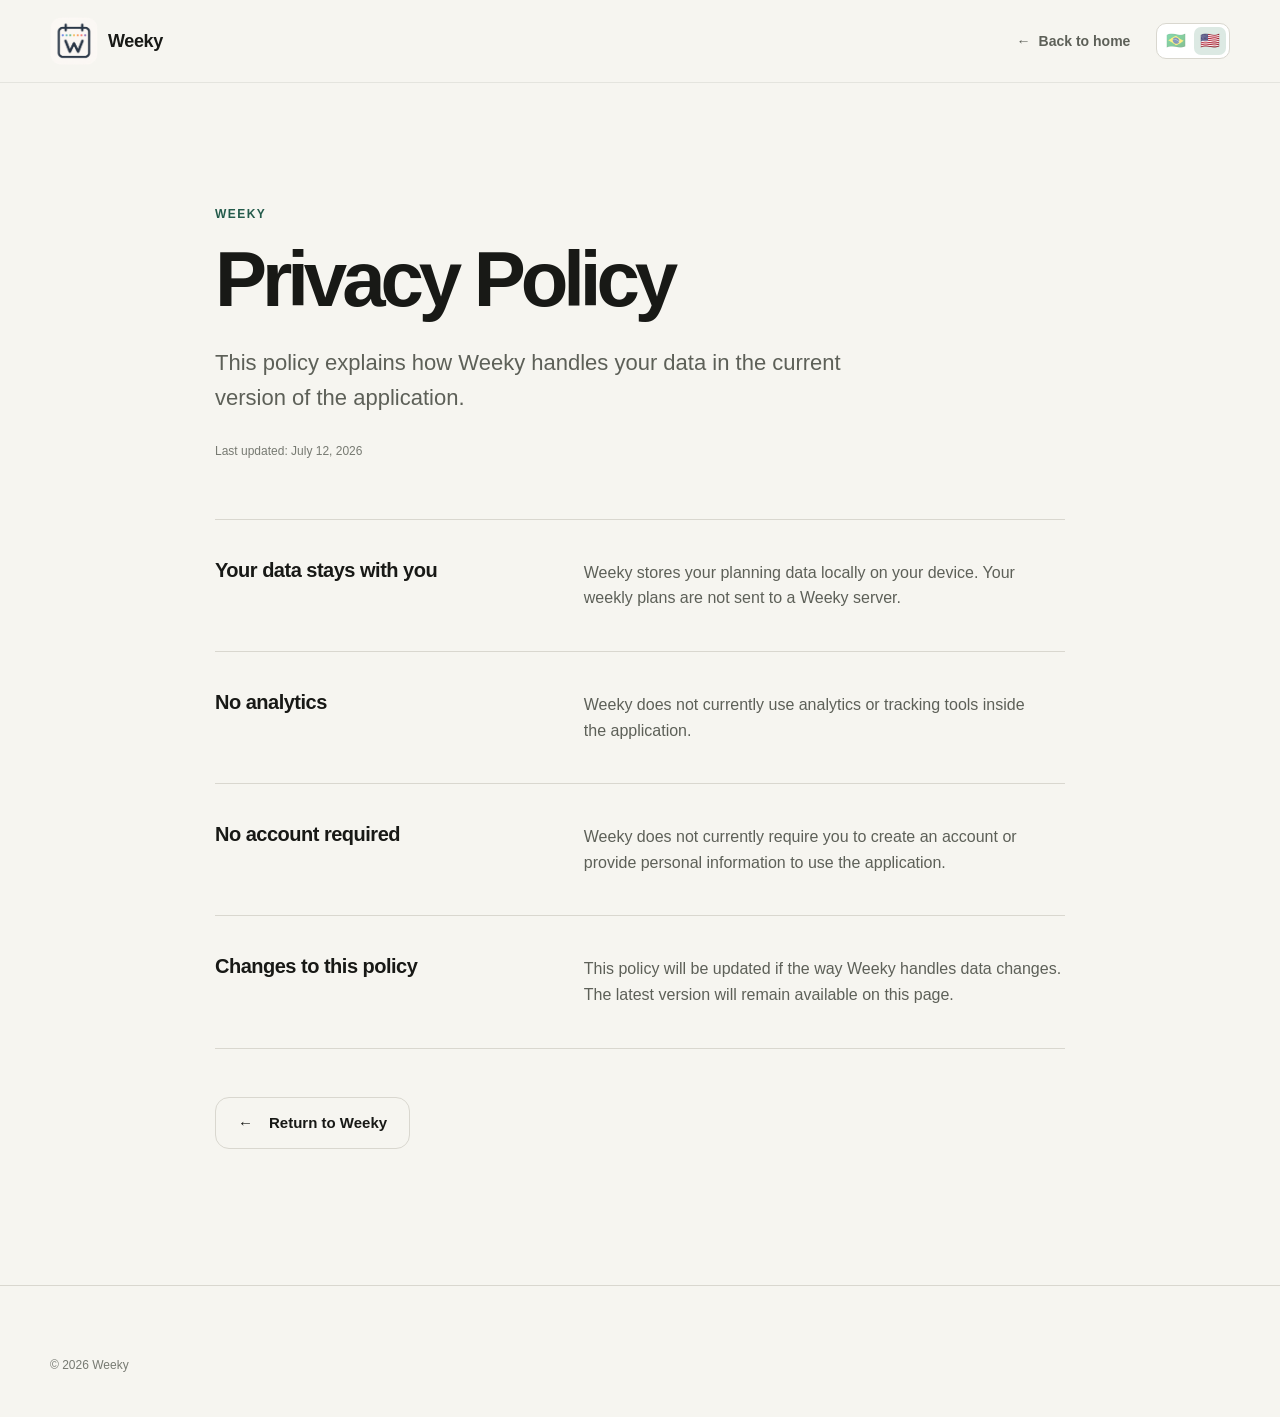
<file: privacy.html>
<!doctype html>
<html lang="pt-BR">
  <head>
    <meta charset="utf-8" />
    <meta name="viewport" content="width=device-width, initial-scale=1" />
    <meta name="description" content="Política de Privacidade do Weeky, um planejador semanal para desktop." data-i18n="privacy.metaDescription" data-i18n-attr="content" />
    <meta name="theme-color" content="#f6f5f0" />
    <link rel="canonical" href="https://plooliveira.github.io/week-app/privacy.html" />
    <meta property="og:type" content="website" />
    <meta property="og:locale" content="pt_BR" />
    <meta property="og:site_name" content="Weeky" />
    <meta property="og:title" content="Política de Privacidade | Weeky" />
    <meta property="og:description" content="Política de Privacidade do Weeky, um planejador semanal para desktop." />
    <meta property="og:url" content="https://plooliveira.github.io/week-app/privacy.html" />
    <meta property="og:image" content="https://plooliveira.github.io/week-app/assets/screenshots/screenshot1.png" />
    <meta property="og:image:width" content="1004" />
    <meta property="og:image:height" content="768" />
    <meta property="og:image:alt" content="Captura de tela do planejador semanal Weeky" />
    <meta name="twitter:card" content="summary_large_image" />
    <meta name="twitter:title" content="Política de Privacidade | Weeky" />
    <meta name="twitter:description" content="Política de Privacidade do Weeky, um planejador semanal para desktop." />
    <meta name="twitter:image" content="https://plooliveira.github.io/week-app/assets/screenshots/screenshot1.png" />
    <meta name="twitter:image:alt" content="Captura de tela do planejador semanal Weeky" />
    <link rel="icon" href="./assets/brand/weeky-icon.png" type="image/png" />
    <link rel="apple-touch-icon" href="./assets/brand/weeky-icon.png" />
    <link rel="stylesheet" href="./styles.css" />
    <title data-i18n="privacy.title">Política de Privacidade | Weeky</title>
  </head>
  <body data-page="privacy">
    <a class="skip-link" href="#main-content" data-i18n="common.skipToContent">Pular para o conteúdo</a>

    <header class="site-header">
      <div class="container header-inner">
        <a class="brand" href="./" aria-label="Página inicial do Weeky" data-i18n="common.homeLabel" data-i18n-attr="aria-label">
          <img class="brand-mark" src="./assets/brand/weeky-icon.png" alt="" />
          <span>Weeky</span>
        </a>
        <div class="header-actions">
          <a class="back-link" href="./">
            <span aria-hidden="true">←</span>
            <span data-i18n="common.backToHome">Voltar ao início</span>
          </a>
          <div class="language-switcher" role="group" aria-label="Selecionar idioma" data-i18n="common.languageSelector" data-i18n-attr="aria-label">
            <button class="language-button" type="button" data-language="pt-BR" aria-label="Português (Brasil)" title="Português (Brasil)">🇧🇷</button>
            <button class="language-button" type="button" data-language="en" aria-label="English" title="English">🇺🇸</button>
          </div>
        </div>
      </div>
    </header>

    <main id="main-content" class="privacy-main">
      <article class="container privacy-article">
        <header class="privacy-header">
          <p class="eyebrow">Weeky</p>
          <h1 data-i18n="privacy.heading">Política de Privacidade</h1>
          <p class="privacy-intro" data-i18n="privacy.intro">
            Esta política explica como o Weeky trata seus dados na versão atual do
            aplicativo.
          </p>
          <p class="last-updated" data-i18n="privacy.lastUpdated">Última atualização: 12 de julho de 2026</p>
        </header>

        <div class="privacy-content">
          <section aria-labelledby="local-data-title">
            <h2 id="local-data-title" data-i18n="privacy.localTitle">Seus dados ficam com você</h2>
            <p data-i18n="privacy.localDescription">
              O Weeky armazena seus dados de planejamento localmente no seu dispositivo.
              Seus planos semanais não são enviados para um servidor do Weeky.
            </p>
          </section>

          <section aria-labelledby="analytics-title">
            <h2 id="analytics-title" data-i18n="privacy.analyticsTitle">Sem rastreamento</h2>
            <p data-i18n="privacy.analyticsDescription">
              O Weeky não usa ferramentas de análise ou rastreamento dentro do aplicativo.
            </p>
          </section>

          <section aria-labelledby="accounts-title">
            <h2 id="accounts-title" data-i18n="privacy.accountsTitle">Use sem criar uma conta</h2>
            <p data-i18n="privacy.accountsDescription">
              O Weeky não exige uma conta nem informações pessoais para que você possa usar
              o aplicativo.
            </p>
          </section>

          <section aria-labelledby="changes-title">
            <h2 id="changes-title" data-i18n="privacy.changesTitle">Alterações nesta política</h2>
            <p data-i18n="privacy.changesDescription">
              Esta política será atualizada caso a forma como o Weeky lida com dados mude.
              A versão mais recente continuará disponível nesta página.
            </p>
          </section>
        </div>

        <a class="button button-secondary" href="./">
          <span aria-hidden="true">←</span>
          <span data-i18n="privacy.returnToWeeky">Voltar ao Weeky</span>
        </a>
      </article>
    </main>

    <footer class="site-footer privacy-footer">
      <div class="container footer-inner">
        <p class="copyright">© <time datetime="2026">2026</time> Weeky</p>
      </div>
    </footer>
    <script src="./i18n.js" defer></script>
  </body>
</html>
</file>
<file: styles.css>
:root {
  color-scheme: light;
  --background: #f6f5f0;
  --surface: #ffffff;
  --surface-muted: #eeece5;
  --ink: #181916;
  --ink-soft: #5d6058;
  --line: #d9d7cf;
  --accent: #245b4b;
  --accent-strong: #19473a;
  --accent-soft: #dce9e3;
  --sand: #e7c999;
  --blue: #9dbbc3;
  --radius-sm: 12px;
  --radius-md: 22px;
  --radius-lg: 32px;
  --shadow: 0 30px 80px rgb(35 39 32 / 12%);
  --max-width: 1180px;
}

*,
*::before,
*::after {
  box-sizing: border-box;
}

html {
  scroll-behavior: smooth;
}

body {
  margin: 0;
  min-width: 320px;
  background: var(--background);
  color: var(--ink);
  font-family: -apple-system, BlinkMacSystemFont, "SF Pro Display", "Segoe UI", sans-serif;
  font-size: 16px;
  line-height: 1.6;
  -webkit-font-smoothing: antialiased;
}

a {
  color: inherit;
}

.skip-link {
  position: fixed;
  top: 12px;
  left: 12px;
  z-index: 100;
  padding: 10px 14px;
  border-radius: 8px;
  background: var(--ink);
  color: #fff;
  font-weight: 700;
  text-decoration: none;
  transform: translateY(-150%);
  transition: transform 160ms ease;
}

.skip-link:focus {
  transform: translateY(0);
}

:focus-visible {
  outline: 3px solid #3c806a;
  outline-offset: 4px;
}

.container {
  width: min(calc(100% - 48px), var(--max-width));
  margin-inline: auto;
}

.site-header {
  position: relative;
  z-index: 10;
  border-bottom: 1px solid rgb(24 25 22 / 8%);
}

.header-inner {
  display: flex;
  align-items: center;
  justify-content: space-between;
  min-height: 82px;
}

.brand {
  display: inline-flex;
  align-items: center;
  gap: 10px;
  color: var(--ink);
  font-size: 18px;
  font-weight: 700;
  letter-spacing: -0.02em;
  text-decoration: none;
}

.brand-mark {
  display: block;
  width: 48px;
  height: 48px;
  border-radius: 10px;
  object-fit: contain;
}

.site-nav {
  display: flex;
  align-items: center;
  gap: clamp(20px, 3vw, 38px);
}

.header-actions {
  display: flex;
  align-items: center;
  gap: clamp(16px, 2vw, 28px);
}

.language-switcher {
  display: inline-flex;
  gap: 2px;
  padding: 3px;
  border: 1px solid var(--line);
  border-radius: 10px;
  background: var(--surface);
}

.language-button {
  width: 32px;
  height: 28px;
  padding: 0;
  border: 0;
  border-radius: 7px;
  background: transparent;
  cursor: pointer;
  font-size: 16px;
  line-height: 1;
  opacity: 0.48;
  transition: background-color 160ms ease, opacity 160ms ease;
}

.language-button:hover,
.language-button[aria-pressed="true"] {
  background: var(--accent-soft);
  opacity: 1;
}

.site-nav a,
.back-link,
.footer-links a {
  color: var(--ink-soft);
  font-size: 14px;
  font-weight: 600;
  text-decoration: none;
  transition: color 160ms ease;
}

.site-nav a:hover,
.back-link:hover,
.footer-links a:hover {
  color: var(--ink);
}

.hero {
  overflow: hidden;
  padding: clamp(74px, 10vw, 132px) 0 clamp(88px, 12vw, 148px);
}

.hero-grid {
  display: grid;
  grid-template-columns: minmax(0, 0.8fr) minmax(0, 1.2fr);
  gap: clamp(36px, 4vw, 56px);
  align-items: center;
}

.hero-copy {
  position: relative;
  z-index: 2;
}

.eyebrow {
  margin: 0 0 18px;
  color: var(--accent);
  font-size: 12px;
  font-weight: 800;
  letter-spacing: 0.12em;
  line-height: 1.2;
  text-transform: uppercase;
}

h1,
h2,
h3,
p {
  text-wrap: pretty;
}

h1,
h2,
h3 {
  margin-top: 0;
  line-height: 1.05;
}

h1 {
  max-width: 680px;
  margin-bottom: 26px;
  font-size: clamp(52px, 6.5vw, 82px);
  font-weight: 670;
  letter-spacing: -0.065em;
}

.hero-description {
  max-width: 510px;
  margin: 0;
  color: var(--ink-soft);
  font-size: clamp(18px, 2vw, 22px);
  line-height: 1.55;
}

.hero-actions {
  display: flex;
  flex-wrap: wrap;
  align-items: center;
  gap: 24px;
  margin-top: 38px;
}

.button {
  display: inline-flex;
  min-height: 52px;
  align-items: center;
  justify-content: center;
  gap: 16px;
  padding: 0 22px;
  border: 1px solid transparent;
  border-radius: 14px;
  font-size: 15px;
  font-weight: 700;
  text-decoration: none;
  transition:
    background-color 160ms ease,
    border-color 160ms ease,
    color 160ms ease,
    transform 160ms ease;
}

.button:hover {
  transform: translateY(-2px);
}

.button-primary {
  background: var(--ink);
  color: #fff;
  box-shadow: 0 14px 30px rgb(24 25 22 / 18%);
}

.button-primary:hover {
  background: var(--accent-strong);
}

.button-light {
  background: #fff;
  color: var(--ink);
}

.button-light:hover {
  background: var(--background);
}

.button-secondary {
  border-color: var(--line);
  background: transparent;
  color: var(--ink);
}

.button-secondary:hover {
  border-color: var(--ink-soft);
  background: var(--surface);
}

.button-arrow {
  font-size: 18px;
  line-height: 1;
}

.text-link {
  display: inline-flex;
  align-items: center;
  gap: 7px;
  color: var(--ink);
  font-size: 15px;
  font-weight: 700;
  text-decoration-line: underline;
  text-decoration-color: var(--line);
  text-decoration-thickness: 1px;
  text-underline-offset: 6px;
}

.text-link:hover {
  text-decoration-color: var(--ink);
}

.text-link[hidden] {
  display: none;
}

.product-preview {
  position: relative;
  width: 100%;
  max-width: 700px;
  margin: 0;
  justify-self: end;
  isolation: isolate;
}

.product-preview::before {
  position: absolute;
  inset: -7% -5% 10% 10%;
  border-radius: 50%;
  background: var(--accent-soft);
  content: "";
  filter: blur(10px);
  opacity: 0.52;
  transform: rotate(-4deg);
  z-index: -2;
}

.preview-window {
  position: relative;
  overflow: hidden;
  aspect-ratio: 1.37 / 1;
  border: 1px solid rgb(24 25 22 / 12%);
  border-radius: var(--radius-md);
  background: var(--surface);
  box-shadow: var(--shadow);
  transform: rotate(1.2deg);
}

.window-bar {
  display: grid;
  grid-template-columns: 1fr auto 1fr;
  align-items: center;
  height: 48px;
  padding: 0 18px;
  border-bottom: 1px solid #e7e6e1;
  background: #fafafa;
}

.window-controls {
  display: flex;
  gap: 7px;
}

.window-controls span {
  width: 10px;
  height: 10px;
  border: 1px solid #d7d6d1;
  border-radius: 50%;
  background: #ecebe7;
}

.window-title {
  color: #777970;
  font-size: 11px;
  font-weight: 700;
}

.preview-toolbar {
  display: grid;
  grid-template-columns: 1fr auto 1fr;
  align-items: end;
  min-height: 88px;
  padding: 22px 26px 16px;
}

.preview-kicker {
  color: #8d8f88;
  font-size: 8px;
  font-weight: 800;
  letter-spacing: 0.14em;
}

.preview-week {
  color: #292a26;
  font-size: 14px;
  font-weight: 700;
}

.preview-today {
  justify-self: end;
  padding: 4px 9px;
  border-radius: 99px;
  background: var(--accent-soft);
  color: var(--accent);
  font-size: 8px;
  font-weight: 800;
}

.preview-calendar {
  display: grid;
  height: calc(100% - 136px);
  grid-template-columns: 34px repeat(5, 1fr);
  margin: 0 22px 22px;
  border: 1px solid #e9e8e3;
  border-radius: 10px;
  background:
    repeating-linear-gradient(to bottom, transparent 0, transparent 19%, #eeede9 20%),
    #fcfcfb;
}

.time-rail,
.day-column {
  position: relative;
  display: grid;
  grid-template-rows: repeat(5, 1fr);
}

.time-rail {
  padding-top: 24px;
  color: #aaaca5;
  font-size: 7px;
  text-align: center;
}

.day-column {
  border-left: 1px solid #eeede9;
}

.day-column > span {
  position: absolute;
  top: 8px;
  width: 100%;
  color: #9b9d96;
  font-size: 7px;
  font-weight: 800;
  letter-spacing: 0.08em;
  text-align: center;
}

.day-column.is-today {
  background: rgb(36 91 75 / 3%);
}

.day-column.is-today > span {
  color: var(--accent);
}

.block {
  position: absolute;
  top: 28%;
  right: 8px;
  left: 8px;
  height: 24%;
  border-radius: 6px;
  background: var(--accent-soft);
}

.block-sand {
  top: 48%;
  background: #f0e2cb;
}

.block-dark {
  top: 21%;
  height: 35%;
  background: var(--accent);
}

.block-late {
  top: 60%;
  height: 20%;
}

.block-mid {
  top: 36%;
  height: 18%;
}

.product-preview figcaption {
  position: relative;
  display: flex;
  justify-content: space-between;
  gap: 20px;
  margin-top: 17px;
  color: #777a72;
  font-size: 11px;
}

.product-preview code {
  color: var(--ink-soft);
  font-family: "SFMono-Regular", Consolas, monospace;
  font-size: 10px;
}

.product-preview-image img,
.product-preview-image video {
  position: relative;
  display: block;
  width: 100%;
  aspect-ratio: 890 / 632;
  height: auto;
  object-fit: contain;
  border-radius: 18px;
  background: var(--surface);
  box-shadow: 0 24px 64px rgb(35 39 32 / 14%);
}

.product-preview-image img {
  border: 1px solid rgb(24 25 22 / 12%);
}

.product-preview-image video {
  clip-path: inset(0 round 18px);
  box-shadow: none;
}

.product-preview-image::after {
  position: absolute;
  z-index: -1;
  inset: 0;
  border-radius: 18px;
  box-shadow: 0 28px 52px rgb(35 39 32 / 28%);
  content: "";
}

.features {
  padding: clamp(84px, 11vw, 140px) 0;
  border-top: 1px solid var(--line);
  background: var(--surface);
}

.section-heading {
  max-width: 720px;
  margin-bottom: 72px;
}

.section-heading h2,
.final-cta h2 {
  max-width: 720px;
  margin-bottom: 0;
  font-size: clamp(38px, 5vw, 62px);
  font-weight: 650;
  letter-spacing: -0.05em;
}

.feature-grid {
  display: grid;
  grid-template-columns: repeat(2, 1fr);
  border-top: 1px solid var(--line);
  border-left: 1px solid var(--line);
}

.feature-card {
  min-height: 270px;
  padding: clamp(28px, 4vw, 48px);
  border-right: 1px solid var(--line);
  border-bottom: 1px solid var(--line);
}

.feature-number {
  display: block;
  margin-bottom: 48px;
  color: var(--accent);
  font-family: "SFMono-Regular", Consolas, monospace;
  font-size: 28px;
  font-weight: 700;
}

.feature-card h3 {
  max-width: 410px;
  margin-bottom: 14px;
  font-size: clamp(23px, 2.4vw, 32px);
  font-weight: 650;
  letter-spacing: -0.035em;
}

.feature-card p {
  max-width: 430px;
  margin: 0;
  color: var(--ink-soft);
  font-size: 15px;
}

.print-section {
  padding: clamp(76px, 9vw, 112px) 0;
}

.print-card {
  display: grid;
  grid-template-columns: minmax(0, 0.75fr) minmax(0, 1.25fr);
  min-height: 420px;
  align-items: center;
  border: 1px solid var(--line);
  border-radius: var(--radius-md);
  background: var(--surface);
  overflow: hidden;
}

.print-copy {
  padding: clamp(34px, 5vw, 64px);
}

.print-label {
  margin: 0 0 5px;
  color: var(--accent);
  font-size: 11px;
  font-weight: 800;
  letter-spacing: 0.1em;
  text-transform: uppercase;
}

.print-card h2 {
  margin-bottom: 0;
  font-size: clamp(25px, 3.2vw, 40px);
  font-weight: 650;
  letter-spacing: -0.04em;
}

.print-copy > p:last-child {
  max-width: 430px;
  margin: 20px 0 0;
  color: var(--ink-soft);
}

.print-preview {
  position: relative;
  align-self: stretch;
  margin: 0;
  overflow: hidden;
}

.print-preview img {
  display: block;
  width: 132%;
  max-width: none;
  height: 100%;
  object-fit: cover;
  object-position: left center;
  mask-image: linear-gradient(
    to right,
    #000 0 18%,
    rgb(0 0 0 / 88%) 38%,
    rgb(0 0 0 / 35%) 58%,
    rgb(0 0 0 / 8%) 75%,
    transparent 84%
  );
  -webkit-mask-image: linear-gradient(
    to right,
    #000 0 18%,
    rgb(0 0 0 / 88%) 38%,
    rgb(0 0 0 / 35%) 58%,
    rgb(0 0 0 / 8%) 75%,
    transparent 84%
  );
}

.print-preview::after {
  position: absolute;
  inset: 0;
  background: linear-gradient(
    to right,
    transparent 18%,
    rgb(24 25 22 / 8%) 50%,
    rgb(24 25 22 / 34%) 100%
  );
  content: "";
  mask-image: linear-gradient(
    to right,
    #000 0 24%,
    rgb(0 0 0 / 88%) 50%,
    rgb(0 0 0 / 35%) 76%,
    rgb(0 0 0 / 8%) 99%,
    transparent 100%
  );
  -webkit-mask-image: linear-gradient(
    to right,
    #000 0 24%,
    rgb(0 0 0 / 88%) 50%,
    rgb(0 0 0 / 35%) 76%,
    rgb(0 0 0 / 8%) 99%,
    transparent 100%
  );
  pointer-events: none;
}

.final-cta {
  margin: 0 24px;
  border-radius: var(--radius-lg);
  background: var(--accent-strong);
  color: #fff;
}

.final-cta-inner {
  display: flex;
  align-items: end;
  justify-content: space-between;
  gap: 48px;
  min-height: 360px;
  padding-block: clamp(58px, 8vw, 90px);
}

.final-cta .eyebrow {
  color: #b9d3c8;
}

.final-cta h2 {
  max-width: 620px;
}

.site-footer {
  padding: 70px 0 42px;
}

.footer-inner {
  display: grid;
  grid-template-columns: 1fr auto auto;
  gap: 48px;
  align-items: end;
}

.footer-brand p {
  margin: 14px 0 0;
  color: var(--ink-soft);
  font-size: 13px;
}

.footer-links {
  display: flex;
  gap: 28px;
}

.copyright {
  margin: 0;
  color: #777a72;
  font-size: 12px;
}

.back-link {
  display: inline-flex;
  align-items: center;
  gap: 8px;
}

.privacy-main {
  min-height: calc(100vh - 220px);
}

.privacy-article {
  max-width: 850px;
  padding-top: clamp(76px, 10vw, 124px);
  padding-bottom: clamp(84px, 11vw, 136px);
}

.privacy-header {
  padding-bottom: 58px;
  border-bottom: 1px solid var(--line);
}

.privacy-header h1 {
  margin-bottom: 24px;
  font-size: clamp(48px, 7vw, 78px);
}

.privacy-intro {
  max-width: 700px;
  margin: 0;
  color: var(--ink-soft);
  font-size: clamp(18px, 2.4vw, 22px);
}

.last-updated {
  margin: 26px 0 0;
  color: #777a72;
  font-size: 12px;
}

.privacy-content {
  display: grid;
  gap: 0;
  margin-bottom: 48px;
}

.privacy-content section {
  display: grid;
  grid-template-columns: minmax(220px, 0.8fr) 1.2fr;
  gap: 48px;
  padding: 40px 0;
  border-bottom: 1px solid var(--line);
}

.privacy-content h2 {
  margin: 0;
  font-size: 20px;
  font-weight: 700;
  letter-spacing: -0.025em;
}

.privacy-content p {
  margin: 0;
  color: var(--ink-soft);
}

.privacy-footer {
  border-top: 1px solid var(--line);
}

.privacy-footer .footer-inner {
  display: block;
}

@media (max-width: 980px) {
  .hero-grid {
    grid-template-columns: 1fr;
  }

  .hero-copy {
    max-width: 720px;
  }

  .product-preview {
    width: 100%;
    max-width: 720px;
    justify-self: start;
  }

  .print-card {
    grid-template-columns: 1fr;
  }

  .print-preview {
    min-height: 360px;
  }

  .footer-inner {
    grid-template-columns: 1fr auto;
  }

  .copyright {
    grid-column: 1 / -1;
  }
}

@media (max-width: 700px) {
  .container {
    width: min(calc(100% - 32px), var(--max-width));
  }

  .header-inner {
    min-height: 72px;
  }

  .site-nav {
    gap: 16px;
  }

  .header-actions {
    gap: 12px;
  }

  .site-nav a {
    font-size: 12px;
  }

  .site-nav a:first-child {
    display: none;
  }

  .hero {
    padding-top: 68px;
  }

  h1 {
    font-size: clamp(46px, 15vw, 64px);
  }

  .hero-actions {
    align-items: flex-start;
    flex-direction: column;
    gap: 20px;
  }

  .button-primary {
    width: 100%;
  }

  .product-preview::before {
    inset: -5% -4% 10% 8%;
  }

  .section-heading {
    margin-bottom: 48px;
  }

  .section-heading h2,
  .final-cta h2 {
    font-size: clamp(38px, 12vw, 52px);
  }

  .feature-grid {
    grid-template-columns: 1fr;
  }

  .feature-card {
    min-height: auto;
  }

  .feature-number {
    margin-bottom: 52px;
  }

  .print-copy {
    padding: 32px 24px;
  }

  .print-preview {
    min-height: 260px;
  }

  .final-cta {
    margin: 0 12px;
    border-radius: 22px;
  }

  .final-cta-inner {
    min-height: 400px;
    align-items: flex-start;
    flex-direction: column;
    justify-content: space-between;
  }

  .final-cta .button {
    width: 100%;
  }

  .footer-inner {
    grid-template-columns: 1fr;
    gap: 34px;
  }

  .footer-links {
    align-items: flex-start;
    flex-direction: column;
    gap: 16px;
  }

  .copyright {
    grid-column: auto;
  }

  .privacy-content section {
    grid-template-columns: 1fr;
    gap: 14px;
  }
}

@media (prefers-reduced-motion: reduce) {
  html {
    scroll-behavior: auto;
  }

  *,
  *::before,
  *::after {
    scroll-behavior: auto !important;
    transition-duration: 0.01ms !important;
  }
}
</file>
